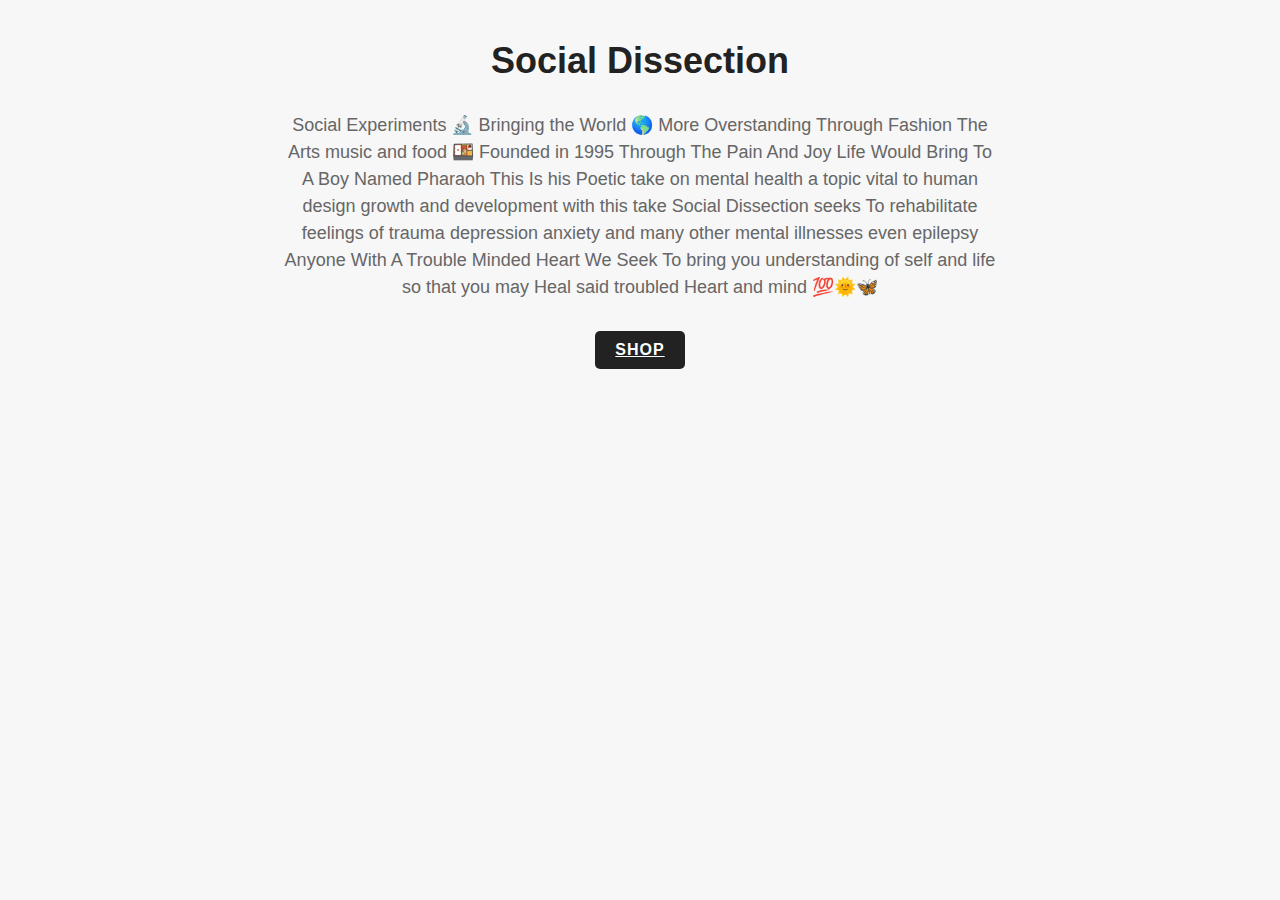
<file: about.html>
<!DOCTYPE html>
<html lang="en">
<head>
  <meta charset="UTF-8">
  <meta name="viewport" content="width=device-width, initial-scale=1.0">
  <title>Social Dissection - Home</title>
  <style>
    * {
      margin: 0;
      padding: 0;
      box-sizing: border-box;
      font-family: Arial, sans-serif;
    }
    
    body {
      background-color: #f7f7f7;
    }
    
    .container {
      max-width: 800px;
      margin: 0 auto;
      padding: 40px;
      text-align: center;
    }
    
    h1 {
      font-size: 36px;
      font-weight: bold;
      color: #222;
      margin-bottom: 30px;
    }
    
    p {
      font-size: 18px;
      color: #666;
      line-height: 1.5;
      margin-bottom: 30px;
    }
    
    .btn {
      display: inline-block;
      padding: 10px 20px;
      background-color: #222;
      color: #fff;
      font-size: 16px;
      font-weight: bold;
      text-transform: uppercase;
      letter-spacing: 1px;
      border-radius: 5px;
      cursor: pointer;
      transition: all 0.3s ease;
    }
    
    .btn:hover {
      background-color: #111;
    }
    
    @media (max-width: 768px) {
      h1 {
        font-size: 30px;
      }
      
      p {
        font-size: 16px;
      }
      
      .btn {
        font-size: 14px;
        padding: 8px 16px;
      }
    }
  </style>
</head>
<body>
  <div class="container">
    <h1>Social Dissection</h1>
    <p>Social Experiments 🔬 Bringing the World 🌎 More Overstanding Through Fashion The Arts music and food 🍱 Founded in 1995 Through The Pain And Joy Life Would Bring To A Boy Named Pharaoh This Is his Poetic take on mental health a topic vital to human design growth and development with this take Social Dissection seeks To rehabilitate feelings of trauma depression anxiety and many other mental illnesses even epilepsy Anyone With A Trouble Minded Heart We Seek To bring you understanding of self and life so that you may Heal said troubled Heart and mind 💯🌞🦋</p>
    <a href="shop.html" class="btn">Shop</a>
  </div>
</body>
</html>
</file>
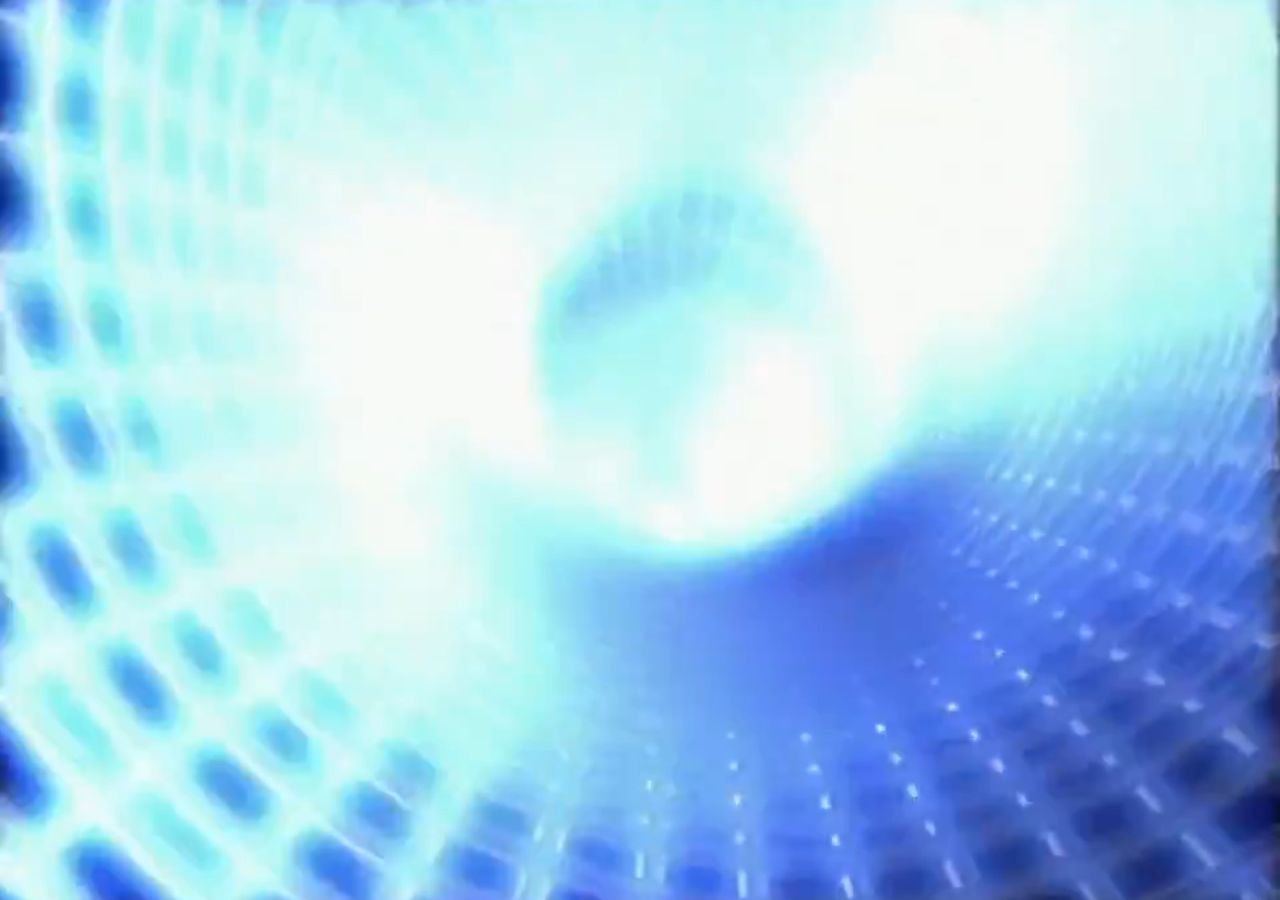
<file: another-video-page.html>
<!DOCTYPE html>
<html lang="en">
  <head>
    <meta charset="UTF-8">
    <meta name="viewport" content="width=device-width, initial-scale=1.0">
    <title>Social Dissection</title>
    <link rel="stylesheet" href="style.css">
  </head>
  <body>
    <section class="video-background">
      <video autoplay muted loop>
        <source src="/src/Chris Jericho Entrance Tunnel.mp4" type="video/mp4">
      </video>
    </section>
    <script>
      setTimeout(function() {
        window.location.href = "about.html";
      }, 7000); // 7 seconds
    </script>
  </body>
</html>
</file>
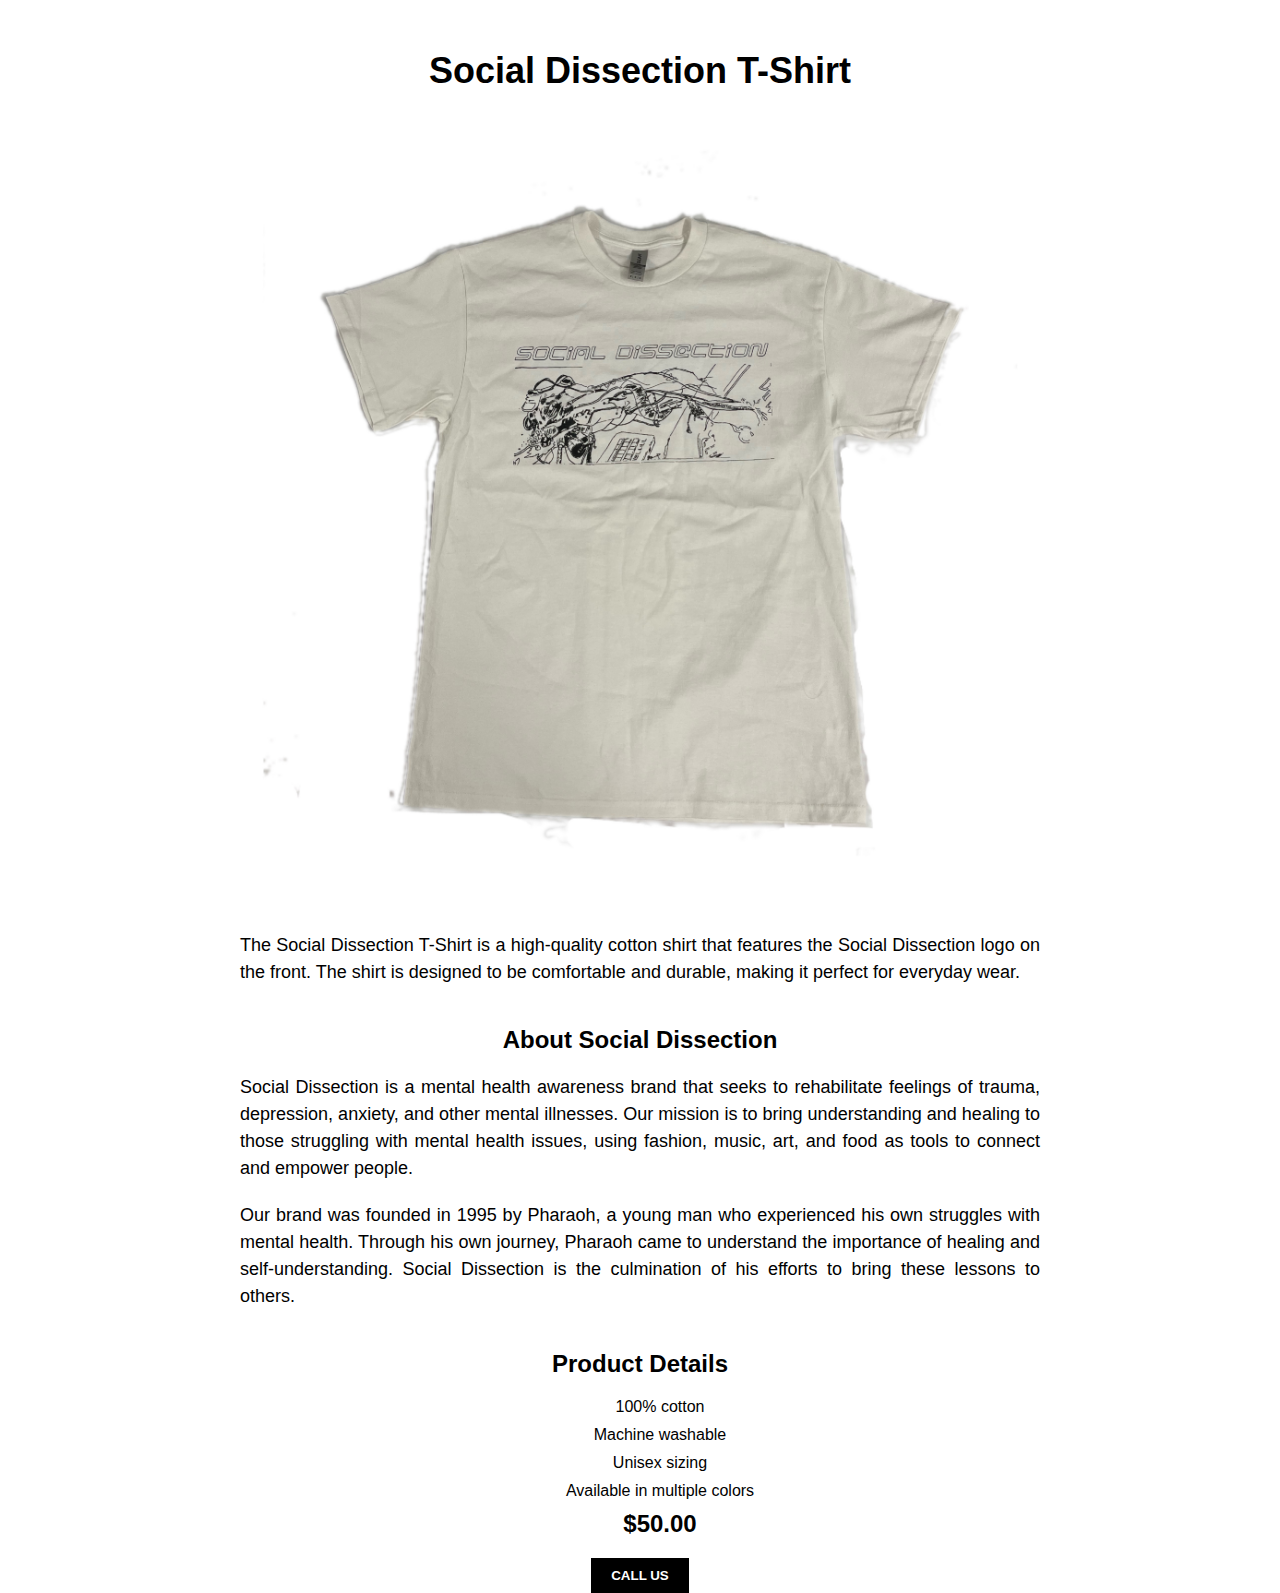
<file: shop.html>
<!DOCTYPE html>
<html lang="en">
  <head>
    <meta charset="UTF-8" />
    <meta name="viewport" content="width=device-width, initial-scale=1.0" />
    <title>Social Dissection - T-Shirt</title>
    <link rel="stylesheet" href="shop-style.css" />
  </head>
  <body>
    <main class="container">
      <h1>Social Dissection T-Shirt</h1>
      <img src="/src/063290CC-259A-46BA-A56B-A87BF5845837.JPEG" alt="Social Dissection T-Shirt" />
      <p>
        The Social Dissection T-Shirt is a high-quality cotton shirt that
        features the Social Dissection logo on the front. The shirt is designed
        to be comfortable and durable, making it perfect for everyday wear.
      </p>
      <h2>About Social Dissection</h2>
      <p>
        Social Dissection is a mental health awareness brand that seeks to
        rehabilitate feelings of trauma, depression, anxiety, and other mental
        illnesses. Our mission is to bring understanding and healing to those
        struggling with mental health issues, using fashion, music, art, and
        food as tools to connect and empower people.
      </p>
      <p>
        Our brand was founded in 1995 by Pharaoh, a young man who experienced
        his own struggles with mental health. Through his own journey, Pharaoh
        came to understand the importance of healing and self-understanding.
        Social Dissection is the culmination of his efforts to bring these
        lessons to others.
      </p>
      <h2 class="product-details">Product Details</h2>
      <ul class="product-details">
        <li>100% cotton</li>
        <li>Machine washable</li>
        <li>Unisex sizing</li>
        <li>Available in multiple colors</li>
        <li class="price">$50.00</li>
      </ul>
      <button class="button" onclick="location.href='tel:9292270045'">Call Us</button>
    </main>
  </body>
</html>
</file>
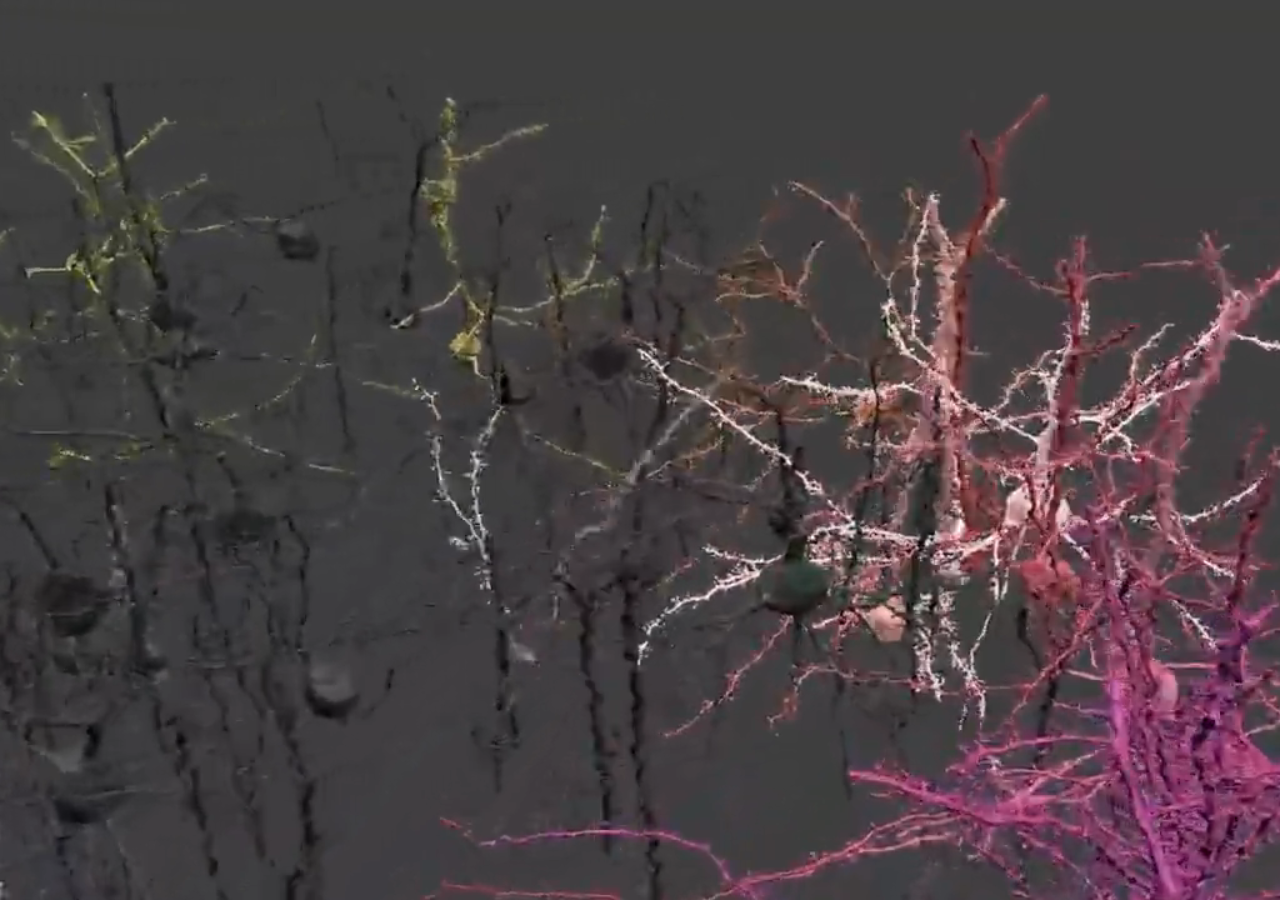
<file: video-page.html>
<!DOCTYPE html>
<html lang="en">
  <head>
    <meta charset="UTF-8">
    <meta name="viewport" content="width=device-width, initial-scale=1.0">
    <title>Social Dissection</title>
    <link rel="stylesheet" href="style.css">
  </head>
  <body>
    <section class="video-background">
      <video autoplay muted loop>
        <source src="/src/first place winner on click.mp4" type="video/mp4">
      </video>
    </section>
    <section class="brand">
    </section>
    <script>
      setTimeout(function() {
        window.location.href = "another-video-page.html";
      }, 7000); // 7 seconds
    </script>
  </body>
</html>
</file>
<file: style.css>
* {
    margin: 0;
    padding: 0;
    box-sizing: border-box;
  }
  
  html,
  body {
    height: 100%;
  }
 
  .video-background {
    position: fixed;
    top: 0;
    left: 0;
    width: 100%;
    height: 100%;
    overflow: hidden;
  }
  
  .video-background video {
    width: 100%;
    height: 100%;
    object-fit: cover;
  }

  .brand {
    position: relative;
    text-align: center;
    z-index: 1;
    margin: auto;
    top: 50%;
    transform: translateY(-50%);
  }
  
  h1 {
    font-size: 60px;
    font-weight: 700;
    color: white;
    margin: 0;
  }
  
  p {
    font-size: 20px;
    font-weight: 400;
    color: white;
  }
  
  a {
    text-decoration: none;
    color: white;
    padding: 10px 20px;
    font-weight: 700;
    cursor: pointer;
  }
  
  @media (max-width: 768px) {
    .video-background {
      height: 100vh;
    }
  
    .brand {
      margin-top: 0;
    }
  
    h1 {
      font-size: 40px;
    }
  
    p {
      font-size: 16px;
    }
  
    a {
      padding: 5px 10px;
    }
  }
</file>
<file: shop-style.css>
body {
  margin: 0;
  padding: 0;
  font-family: sans-serif;
}

.container {
  max-width: 800px;
  margin: 0 auto;
  padding: 0 20px;
}

h1 {
  text-align: center;
  font-size: 36px;
  margin-top: 50px;
  margin-bottom: 20px;
}

p {
  text-align: justify;
  font-size: 18px;
  line-height: 1.5;
  margin-bottom: 20px;
}

img {
  display: block;
  margin: 0 auto;
  max-width: 100%;
  height: auto;
  margin-bottom: 20px;
}
h2 {
  text-align: center;
  margin-top: 40px;
  margin-bottom: 20px;
}

.button {
  display: block;
  margin: 0 auto;
}


.product-details {
  text-align: center;
  margin-bottom: 20px;
}

.product-details li {
  list-style: none;
  margin-bottom: 10px;
}

.price {
  font-size: 24px;
  font-weight: bold;
  margin-bottom: 20px;
}

.button {
  display: block;
  margin: 0 auto;
  padding: 10px 20px;
  background-color: #000;
  color: #fff;
  text-align: center;
  font-weight: bold;
  text-transform: uppercase;
  border: none;
  cursor: pointer;
}

@media (max-width: 768px) {
  h1 {
    font-size: 24px;
  }

  p {
    font-size: 16px;
  }

  .price {
    font-size: 20px;
  }

  .button {
    font-size: 16px;
  }
}
</file>
